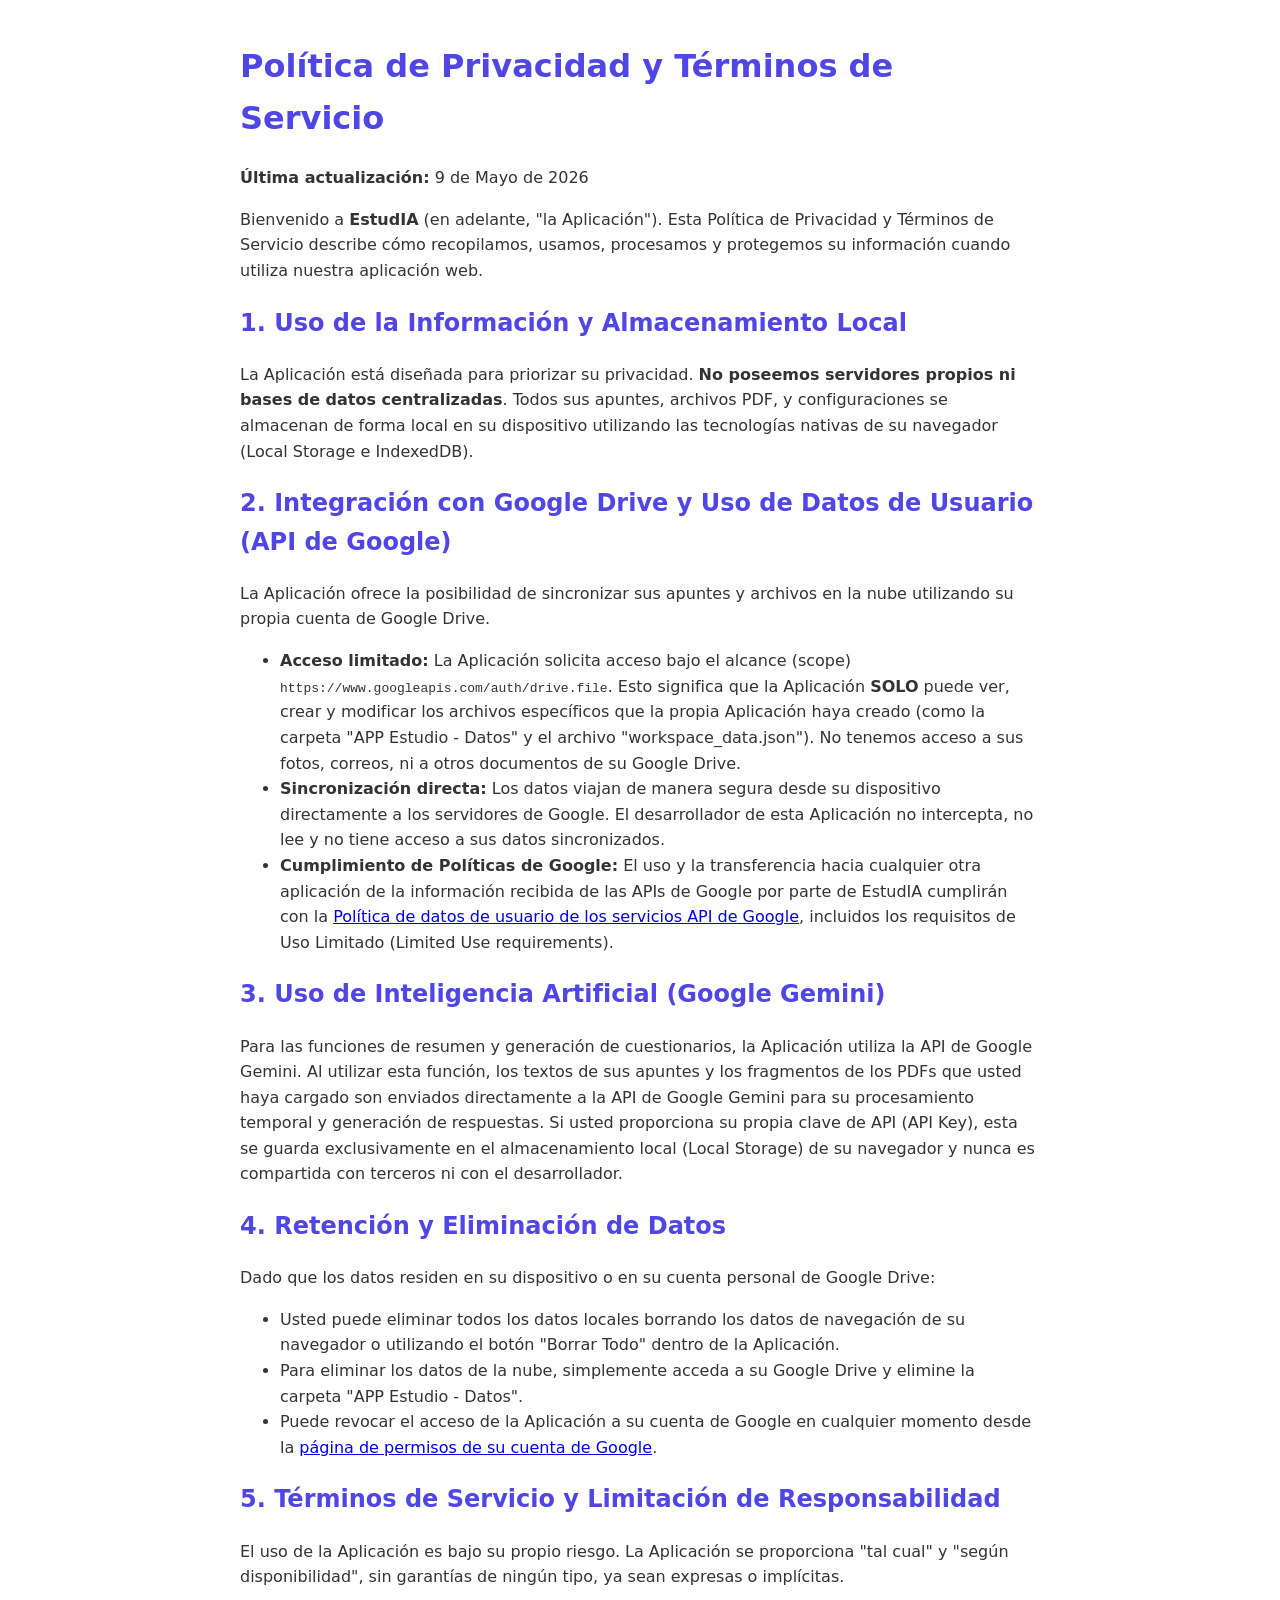
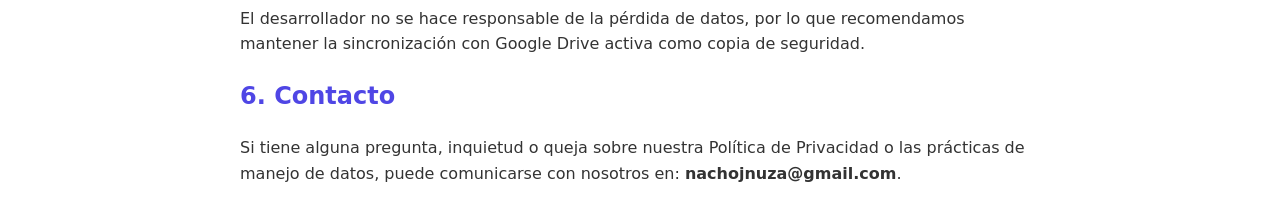
<file: privacidad.html>
<!DOCTYPE html>
<html lang="es">
<head>
    <meta charset="UTF-8">
    <meta name="viewport" content="width=device-width, initial-scale=1.0">
    <title>Política de Privacidad y Términos de Servicio - EstudIA</title>
    <style>
        body { font-family: system-ui, sans-serif; line-height: 1.6; max-width: 800px; margin: 0 auto; padding: 20px; color: #333; }
        h1, h2 { color: #4f46e5; }
        p { margin-bottom: 1rem; }
    </style>
</head>
<body>

    <h1>Política de Privacidad y Términos de Servicio</h1>
    <p><strong>Última actualización:</strong>  9 de Mayo de 2026</p>

    <p>Bienvenido a <strong>EstudIA</strong> (en adelante, "la Aplicación"). Esta Política de Privacidad y Términos de Servicio describe cómo recopilamos, usamos, procesamos y protegemos su información cuando utiliza nuestra aplicación web.</p>

    <h2>1. Uso de la Información y Almacenamiento Local</h2>
    <p>La Aplicación está diseñada para priorizar su privacidad. <strong>No poseemos servidores propios ni bases de datos centralizadas</strong>. Todos sus apuntes, archivos PDF, y configuraciones se almacenan de forma local en su dispositivo utilizando las tecnologías nativas de su navegador (Local Storage e IndexedDB).</p>

    <h2>2. Integración con Google Drive y Uso de Datos de Usuario (API de Google)</h2>
    <p>La Aplicación ofrece la posibilidad de sincronizar sus apuntes y archivos en la nube utilizando su propia cuenta de Google Drive.</p>
    <ul>
        <li><strong>Acceso limitado:</strong> La Aplicación solicita acceso bajo el alcance (scope) <code>https://www.googleapis.com/auth/drive.file</code>. Esto significa que la Aplicación <strong>SOLO</strong> puede ver, crear y modificar los archivos específicos que la propia Aplicación haya creado (como la carpeta "APP Estudio - Datos" y el archivo "workspace_data.json"). No tenemos acceso a sus fotos, correos, ni a otros documentos de su Google Drive.</li>
        <li><strong>Sincronización directa:</strong> Los datos viajan de manera segura desde su dispositivo directamente a los servidores de Google. El desarrollador de esta Aplicación no intercepta, no lee y no tiene acceso a sus datos sincronizados.</li>
        <li><strong>Cumplimiento de Políticas de Google:</strong> El uso y la transferencia hacia cualquier otra aplicación de la información recibida de las APIs de Google por parte de EstudIA cumplirán con la <a href="https://developers.google.com/terms/api-services-user-data-policy" target="_blank">Política de datos de usuario de los servicios API de Google</a>, incluidos los requisitos de Uso Limitado (Limited Use requirements).</li>
    </ul>

    <h2>3. Uso de Inteligencia Artificial (Google Gemini)</h2>
    <p>Para las funciones de resumen y generación de cuestionarios, la Aplicación utiliza la API de Google Gemini.
    Al utilizar esta función, los textos de sus apuntes y los fragmentos de los PDFs que usted haya cargado son enviados directamente a la API de Google Gemini para su procesamiento temporal y generación de respuestas. Si usted proporciona su propia clave de API (API Key), esta se guarda exclusivamente en el almacenamiento local (Local Storage) de su navegador y nunca es compartida con terceros ni con el desarrollador.</p>

    <h2>4. Retención y Eliminación de Datos</h2>
    <p>Dado que los datos residen en su dispositivo o en su cuenta personal de Google Drive:</p>
    <ul>
        <li>Usted puede eliminar todos los datos locales borrando los datos de navegación de su navegador o utilizando el botón "Borrar Todo" dentro de la Aplicación.</li>
        <li>Para eliminar los datos de la nube, simplemente acceda a su Google Drive y elimine la carpeta "APP Estudio - Datos".</li>
        <li>Puede revocar el acceso de la Aplicación a su cuenta de Google en cualquier momento desde la <a href="https://myaccount.google.com/permissions" target="_blank">página de permisos de su cuenta de Google</a>.</li>
    </ul>

    <h2>5. Términos de Servicio y Limitación de Responsabilidad</h2>
    <p>El uso de la Aplicación es bajo su propio riesgo. La Aplicación se proporciona "tal cual" y "según disponibilidad", sin garantías de ningún tipo, ya sean expresas o implícitas.</p>
    <p>El desarrollador no se hace responsable de la pérdida de datos, por lo que recomendamos mantener la sincronización con Google Drive activa como copia de seguridad.</p>

    <h2>6. Contacto</h2>
    <p>Si tiene alguna pregunta, inquietud o queja sobre nuestra Política de Privacidad o las prácticas de manejo de datos, puede comunicarse con nosotros en: <strong>nachojnuza@gmail.com</strong>.</p>

</body>
</html>
</file>
